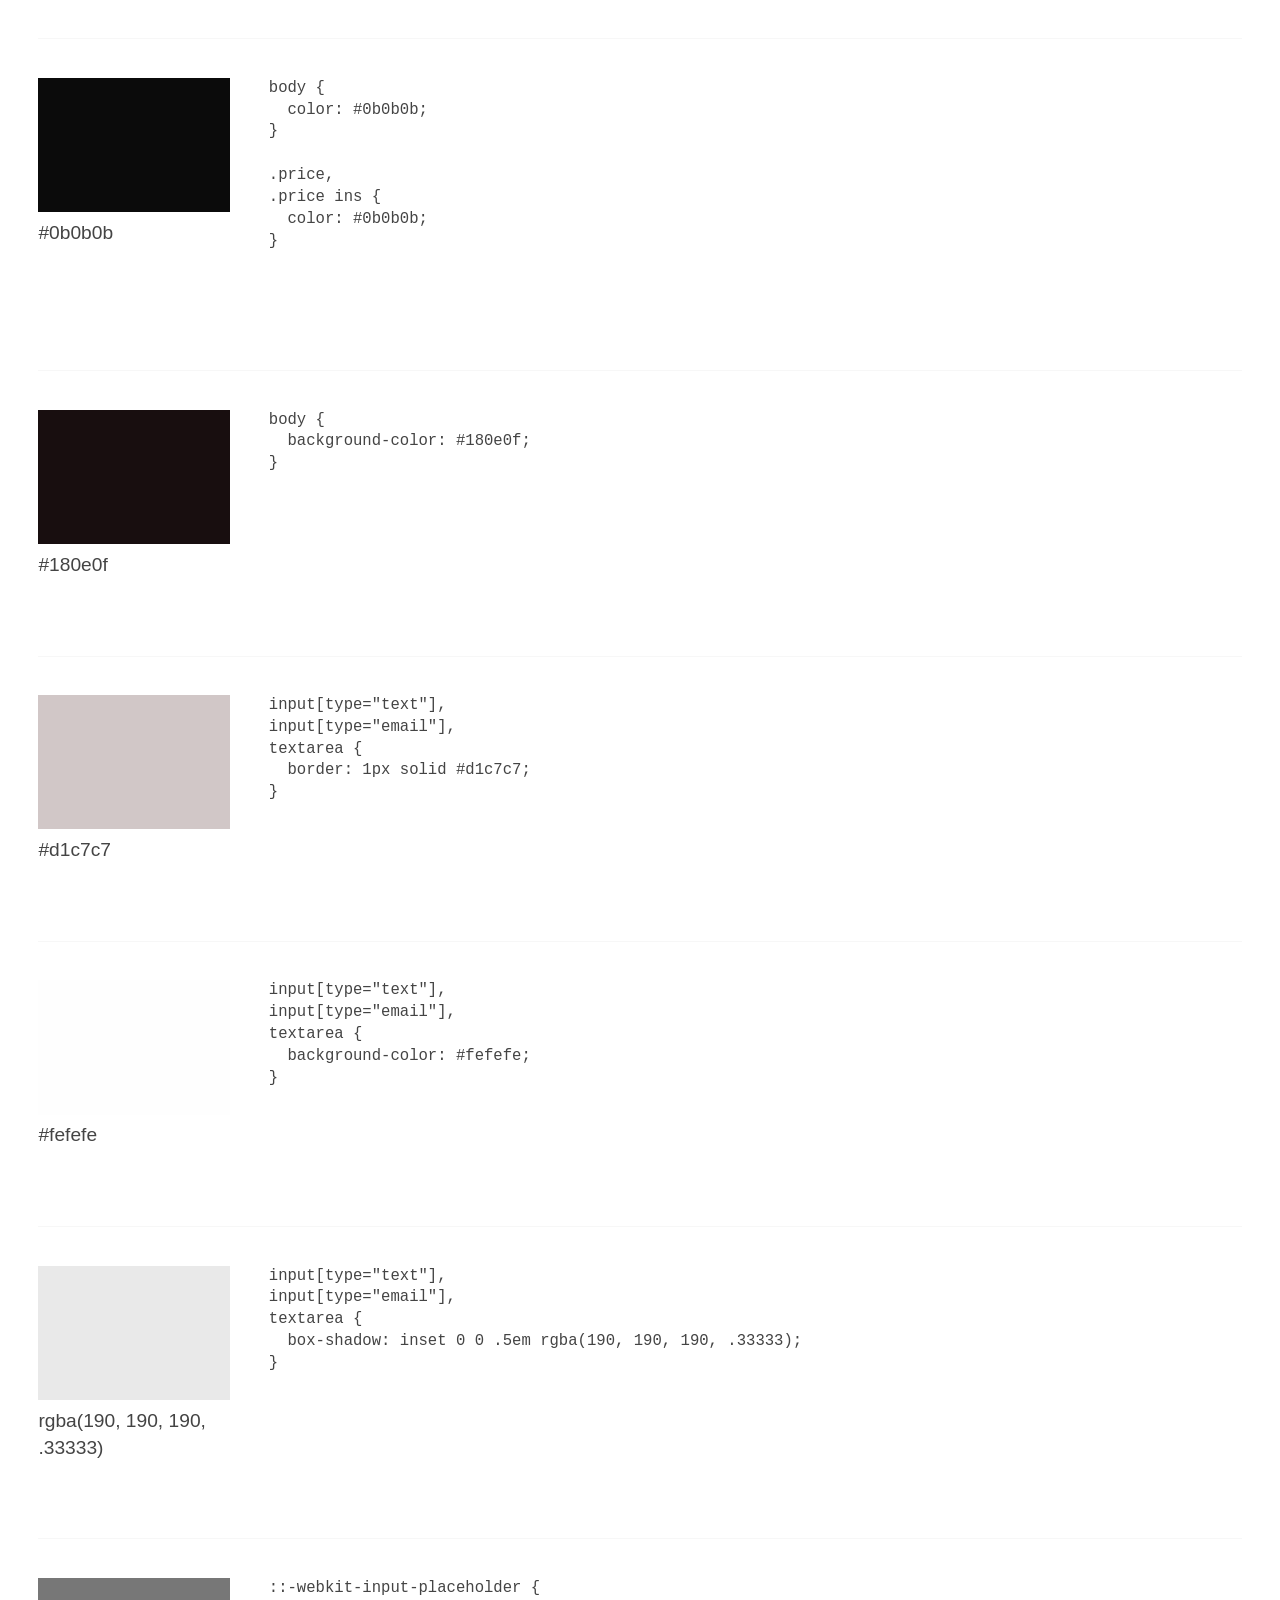
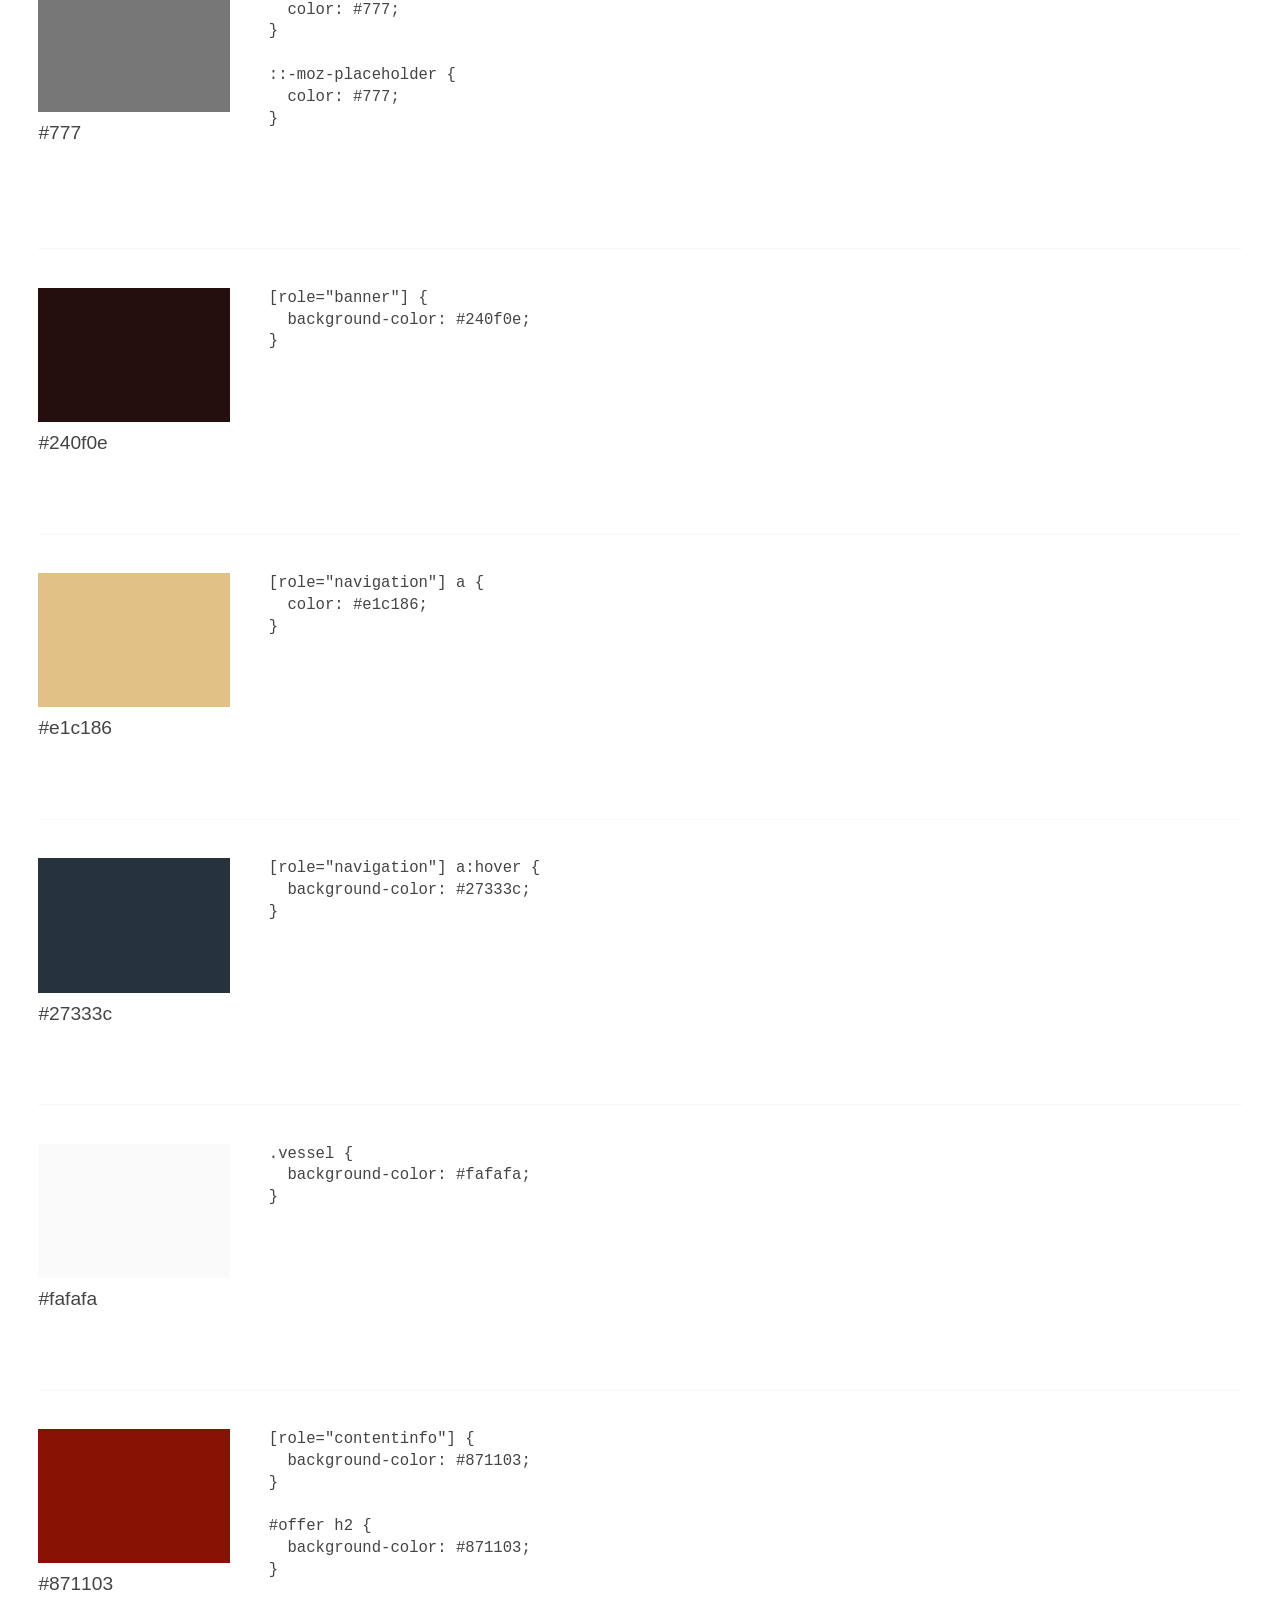
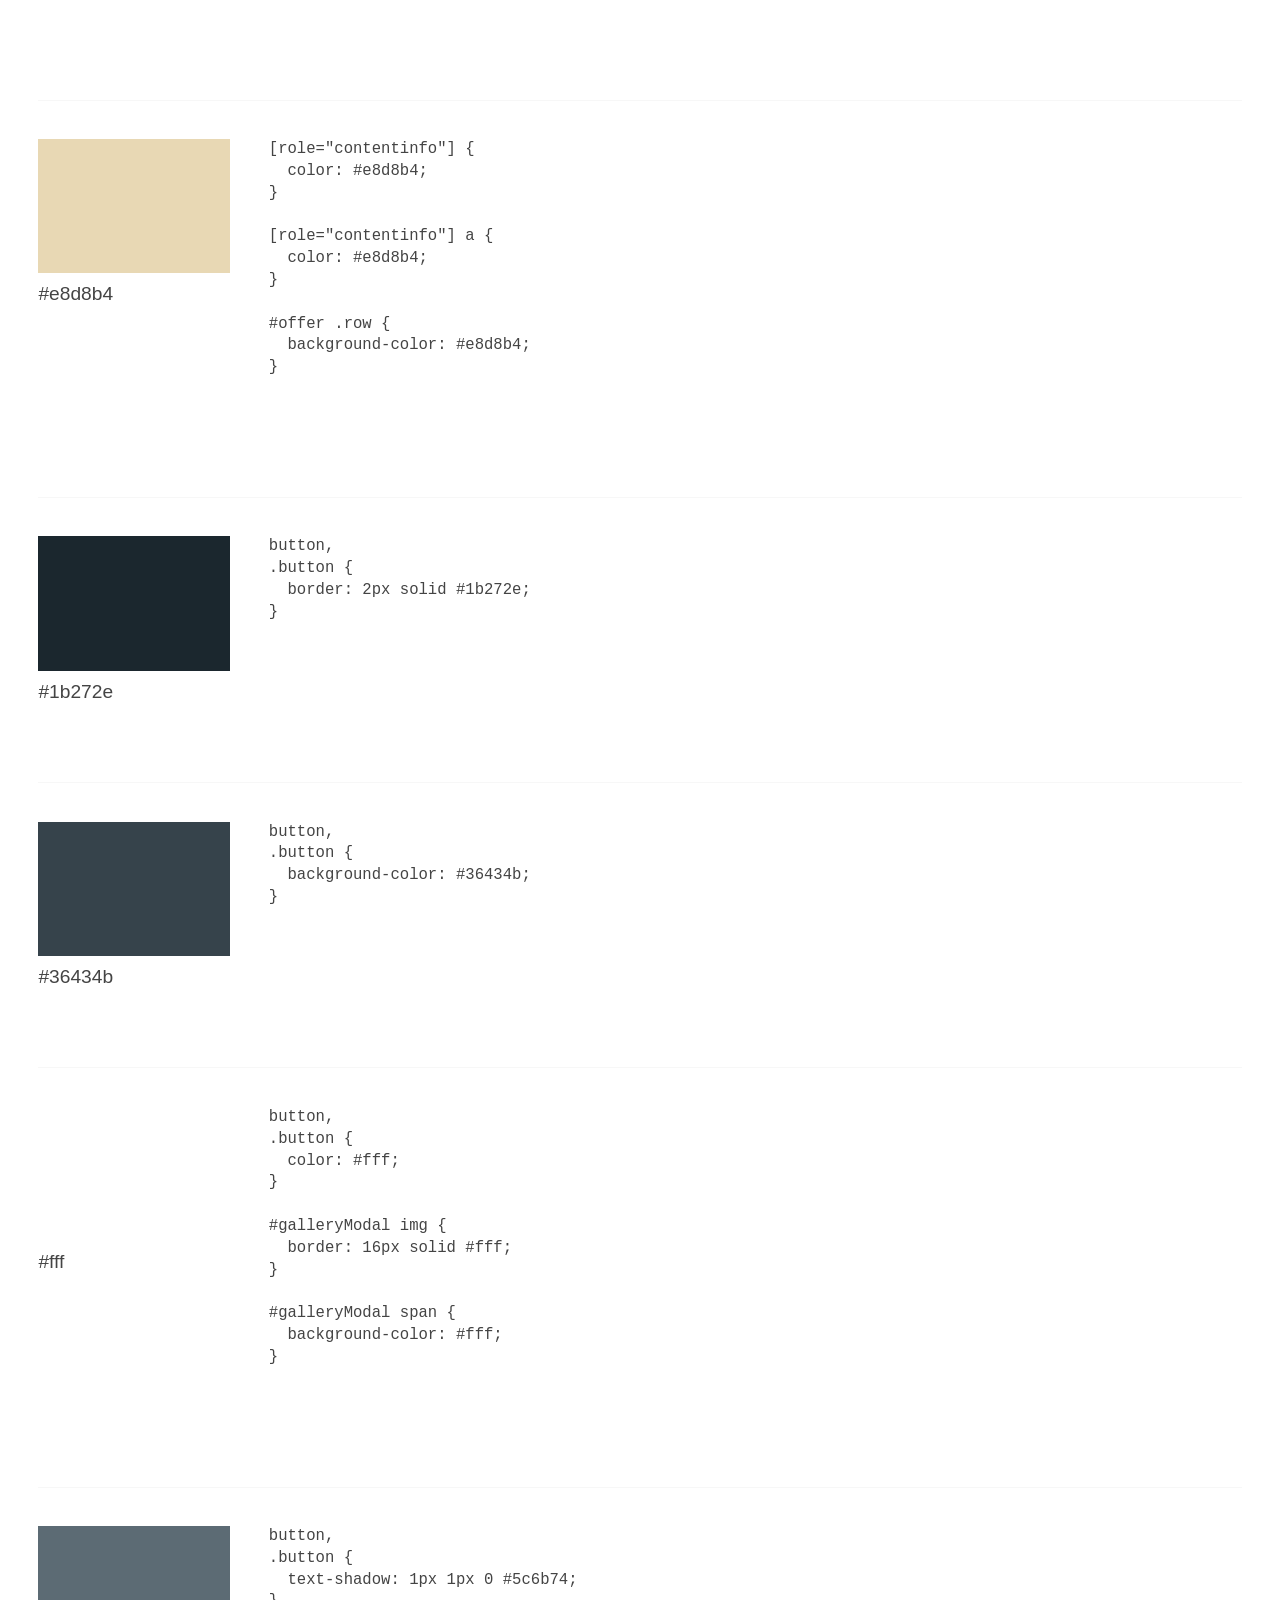
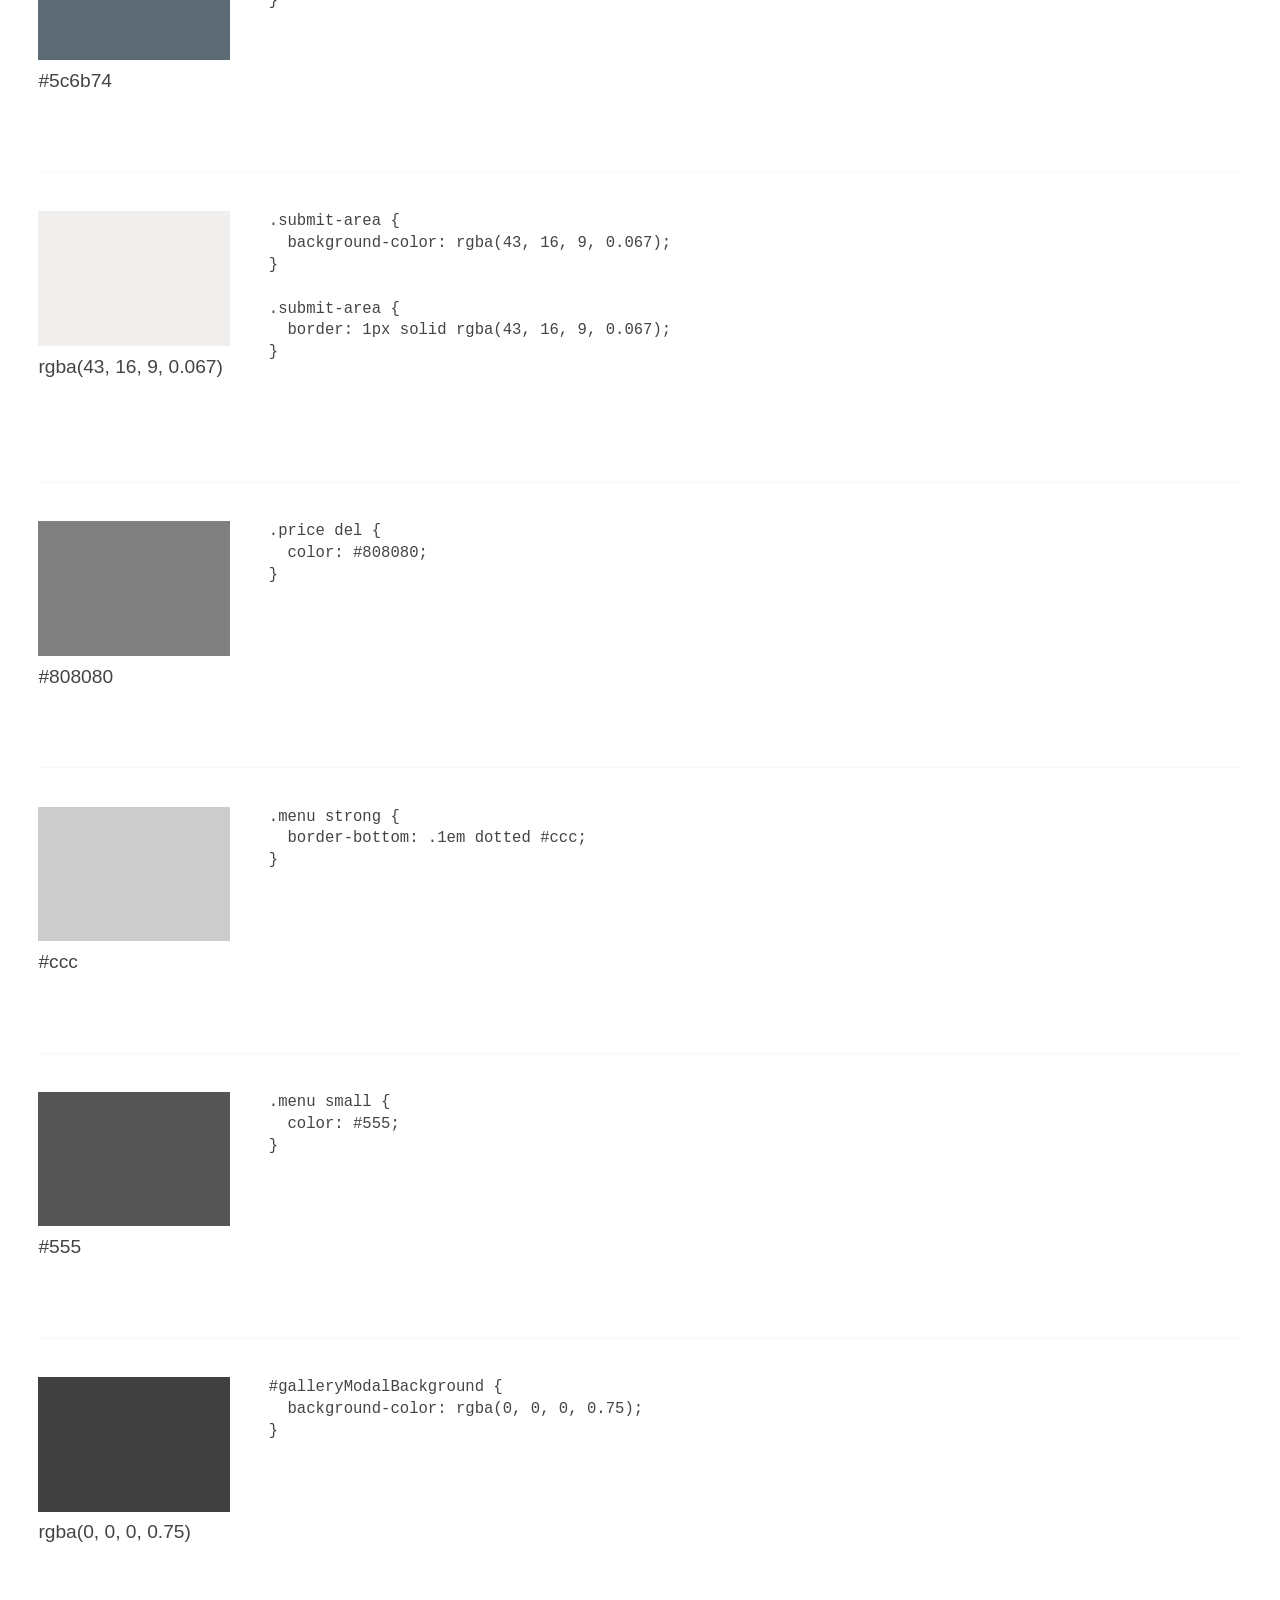
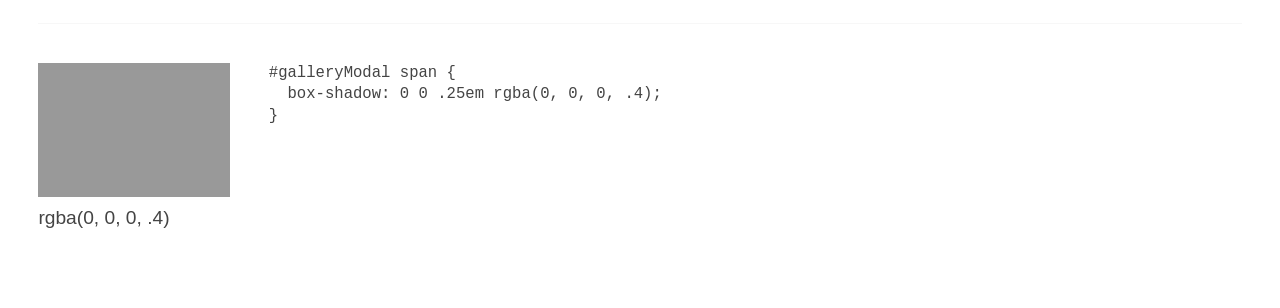
<file: output/main.html>
<!doctype html>
<html>
<head>
<title>Color scheme for main.css</title>
<meta charset='utf-8'>
<style>
body {
  margin: 0;
  font-family: sans-serif;
  line-height: 1.4;
  font-size: 1.2em;
  color: #444;
}
.color-list {
  list-style-type: none;
  margin: 2em;
  padding: 0;
}
.color-list > li:before,
.color-list > li:after {
  content: '';
  display: table;
}
.color-list > li:after {
  clear: both;
}
.color-list > li {
  padding: 2em 0;
  margin: 2em 0;
  border-top: 1px solid #f7f7f7;
}
.color-list div {
  float: left;
  width: 10em;
}
.color-list span {
  display: inline-block;
  width: 100%;
  height: 7em;
}
.color-list strong {
  display: block;
  font-weight: normal;
}
.color-list ol {
  float: left;
  width: calc(100% - 12em);
  padding: 0;
  margin: 0 0 1em 2em;
  list-style-type: none;
}
.color-list ol li {
  margin: 0 0 1.4em;
  white-space: pre;
  font-family: monospace;
}
</style>
</head>
<body>



<div id='moribus'>
<script>
var colors = {"#0b0b0b" : ["body {\n  color: #0b0b0b;\n}", ".price,\n.price ins {\n  color: #0b0b0b;\n}"], "#180e0f" : ["body {\n  background-color: #180e0f;\n}"], "#d1c7c7" : ["input[type=\"text\"],\ninput[type=\"email\"],\ntextarea {\n  border: 1px solid #d1c7c7;\n}"], "#fefefe" : ["input[type=\"text\"],\ninput[type=\"email\"],\ntextarea {\n  background-color: #fefefe;\n}"], "rgba(190, 190, 190, .33333)" : ["input[type=\"text\"],\ninput[type=\"email\"],\ntextarea {\n  box-shadow: inset 0 0 .5em rgba(190, 190, 190, .33333);\n}"], "#777" : ["::-webkit-input-placeholder {\n  color: #777;\n}", "::-moz-placeholder {\n  color: #777;\n}"], "#240f0e" : ["[role=\"banner\"] {\n  background-color: #240f0e;\n}"], "#e1c186" : ["[role=\"navigation\"] a {\n  color: #e1c186;\n}"], "#27333c" : ["[role=\"navigation\"] a:hover {\n  background-color: #27333c;\n}"], "#fafafa" : [".vessel {\n  background-color: #fafafa;\n}"], "#871103" : ["[role=\"contentinfo\"] {\n  background-color: #871103;\n}", "#offer h2 {\n  background-color: #871103;\n}"], "#e8d8b4" : ["[role=\"contentinfo\"] {\n  color: #e8d8b4;\n}", "[role=\"contentinfo\"] a {\n  color: #e8d8b4;\n}", "#offer .row {\n  background-color: #e8d8b4;\n}"], "#1b272e" : ["button,\n.button {\n  border: 2px solid #1b272e;\n}"], "#36434b" : ["button,\n.button {\n  background-color: #36434b;\n}"], "#fff" : ["button,\n.button {\n  color: #fff;\n}", "#galleryModal img {\n  border: 16px solid #fff;\n}", "#galleryModal span {\n  background-color: #fff;\n}"], "#5c6b74" : ["button,\n.button {\n  text-shadow: 1px 1px 0 #5c6b74;\n}"], "rgba(43, 16, 9, 0.067)" : [".submit-area {\n  background-color: rgba(43, 16, 9, 0.067);\n}", ".submit-area {\n  border: 1px solid rgba(43, 16, 9, 0.067);\n}"], "#808080" : [".price del {\n  color: #808080;\n}"], "#ccc" : [".menu strong {\n  border-bottom: .1em dotted #ccc;\n}"], "#555" : [".menu small {\n  color: #555;\n}"], "rgba(0, 0, 0, 0.75)" : ["#galleryModalBackground {\n  background-color: rgba(0, 0, 0, 0.75);\n}"], "rgba(0, 0, 0, .4)" : ["#galleryModal span {\n  box-shadow: 0 0 .25em rgba(0, 0, 0, .4);\n}"]};
</script>
<script>
(function(colors, document){


var bod = document.body;


var makeColorListHtml = function(idString, obj){
  var colorsHtml = '<ol id="' + idString + '" class="color-list">';
  for(var color in obj){
    colorsHtml += '<li><div><span style="background-color: ' + color + ';"></span><strong>' + color + '</strong></div>';
    colorsHtml += '<ol>';
    obj[color].forEach(function(declaration){
      colorsHtml += '<li>' + declaration + '</li>';
    });
    colorsHtml += '</ol></li>';
  }
  colorsHtml += '</ol>';
  return colorsHtml
};

if(colors){
  document.body.insertAdjacentHTML('afterbegin', makeColorListHtml('colors', colors));
}


})(colors, document);
</script>
</div>
</body>
</html>
</file>
